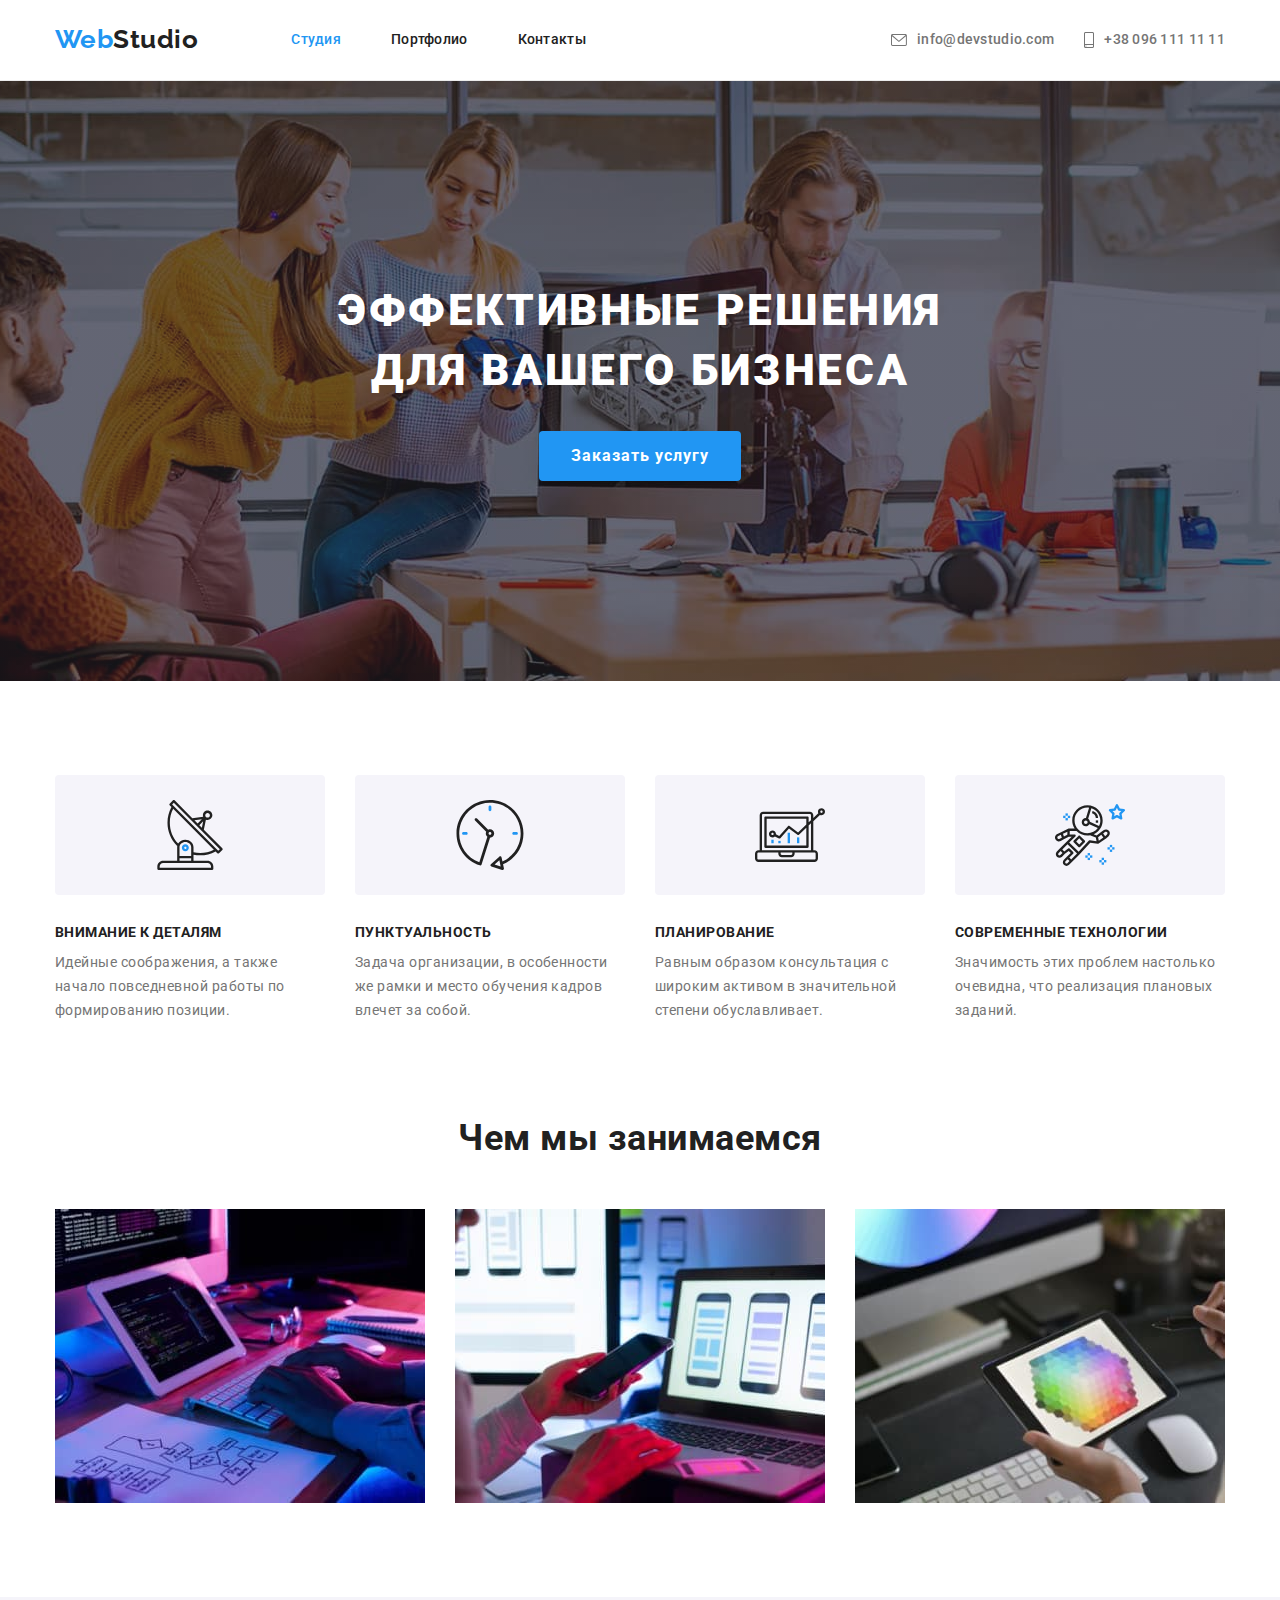
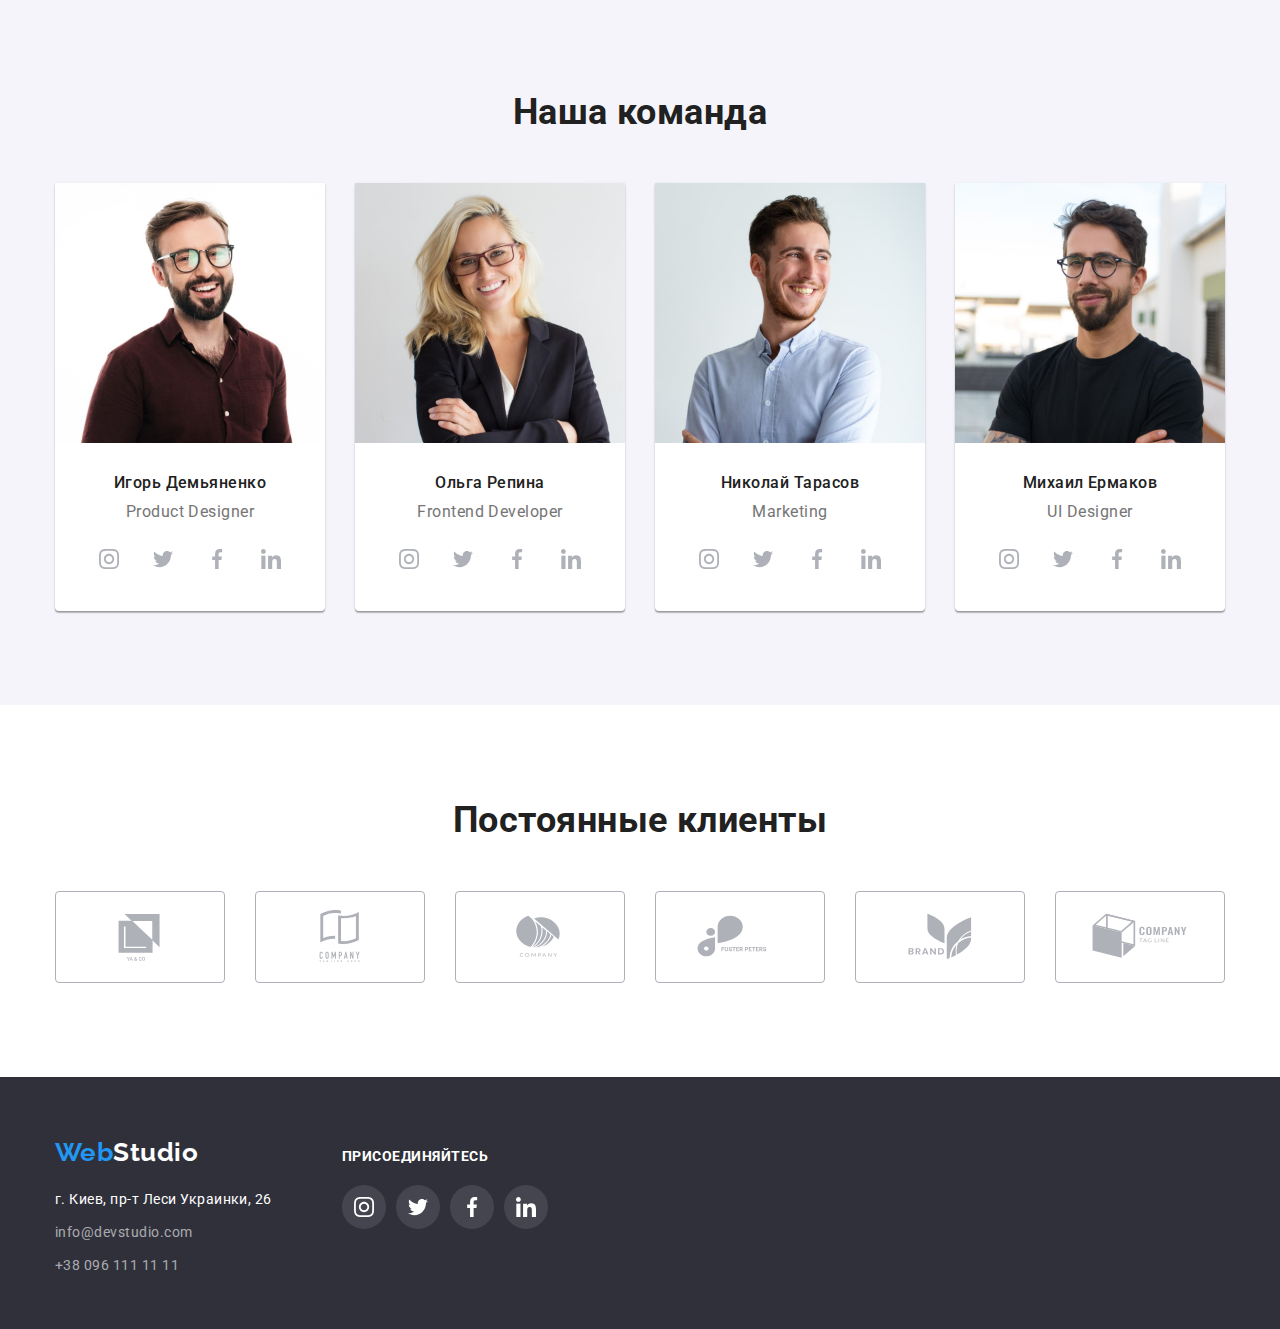
<file: index.html>
<!DOCTYPE html>
<html lang="ru">

<head>
    <meta charset="UTF-8" />
    <meta http-equiv="X-UA-Compatible" content="IE=edge" />
    <meta name="viewport" content="width=device-width, initial-scale=1.0" />
    <title>WebStudio</title>
    <link rel="preconnect" href="https://fonts.googleapis.com" />
    <link rel="preconnect" href="https://fonts.gstatic.com" crossorigin />
    <link
        href="https://fonts.googleapis.com/css2?family=Raleway:wght@700&family=Roboto:wght@400;500;700;900&display=swap"
        rel="stylesheet" />
    <link rel="stylesheet" href="./css/modern-normalize.css" />
    <link rel="stylesheet" href="./css/styles.css" />
</head>

<body>
    <!-- верхняя строка -->
    <header class="header-border">
        <div class="flex-nav container">
            <nav class="flex-nav">
                <a href="./index.html" lang="en" class="header-logo link">Web<span class="logo-accent">Studio</span>
                </a>
                <ul class="flex-nav-menu list">
                    <li class="nav-menu-item">
                        <a href="./index.html" class="link site-nav-text current">Студия</a>
                    </li>
                    <li class="nav-menu-item">
                        <a href="./portfolio.html" class="link site-nav-text">Портфолио</a>
                    </li>
                    <li class="nav-menu-item"><a href="" class="link site-nav-text">Контакты</a></li>
                </ul>
            </nav>

            <ul class="flex-nav-contact list">
                <li class="nav-contact-item">
                    <a href="mailto:info@devstudio.com" class="link site-contact">
                        <svg class="nav-icons" width="16" height="12">
                            <use href="./images/icons.svg#icon-mail"></use>
                        </svg>
                        info@devstudio.com
                    </a>
                </li>
                <li class="nav-contact-item">
                    <a href="tel:+380961111111" class="link site-contact">
                        <svg class="nav-icons" width="10" height="16">
                            <use href="./images/icons.svg#icon-smartphone"></use>
                        </svg>
                        +38 096 111 11 11</a>
                </li>
            </ul>
        </div>
    </header>

    <main>
        <!-- section Hero -->
        <section class="hero section">
            <div class="container">
                <h1 class="hero-title">
                    Эффективные решения <br />
                    для вашего бизнеса
                </h1>
                <button type="button" class="hero-button pointer">Заказать услугу</button>
            </div>
        </section>

        <!-- section advantages -->
        <section class="advantages section">
            <div class="container">
                <h2 class="visually-hidden">Наша концепция</h2>
                <ul class="advantages-list list">
                    <li class="advantages-item">
                        <div class="advantages-box">
                            <svg class="advantages-icons">
                                <use href="./images/icons.svg#icon-antenna"></use>
                            </svg>
                        </div>
                        <h3 class="advantages-title">Внимание к деталям</h3>
                        <p class="advantages-text">
                            Идейные соображения, а также начало повседневной работы по формированию позиции.
                        </p>
                    </li>
                    <li class="advantages-item">
                        <div class="advantages-box">
                            <svg class="advantages-icons">
                                <use href="./images/icons.svg#icon-clock"></use>
                            </svg>
                        </div>
                        <h3 class="advantages-title">Пунктуальность</h3>
                        <p class="advantages-text">
                            Задача организации, в особенности же рамки и место обучения кадров влечет за собой.
                        </p>
                    </li>
                    <li class="advantages-item">
                        <div class="advantages-box">
                            <svg class="advantages-icons">
                                <use href="./images/icons.svg#icon-diagram"></use>
                            </svg>
                        </div>
                        <h3 class="advantages-title">Планирование</h3>
                        <p class="advantages-text">
                            Равным образом консультация с широким активом в значительной степени обуславливает.
                        </p>
                    </li>
                    <li class="advantages-item">
                        <div class="advantages-box">
                            <svg class="advantages-icons">
                                <use href="./images/icons.svg#icon-astronaut"></use>
                            </svg>
                        </div>
                        <h3 class="advantages-title">Современные технологии</h3>
                        <p class="advantages-text">
                            Значимость этих проблем настолько очевидна, что реализация плановых заданий.
                        </p>
                    </li>
                </ul>
            </div>
        </section>

        <!-- section what we do -->
        <section class="wedo section">
            <div class="container">
                <h2 class="title">Чем мы занимаемся</h2>
                <ul class="wedo-list list">
                    <li class="wedo-item">
                        <img src="./images/box1.jpg" alt="печатает на клавиатуре" width="370" />
                    </li>
                    <li class="wedo-item">
                        <img src="./images/box2.jpg" alt="пульт в руках" width="370" />
                    </li>
                    <li class="wedo-item">
                        <img src="./images/box3.jpg" alt="планшет" width="370" />
                    </li>
                </ul>
            </div>
        </section>

        <!-- section team -->
        <section class="team section">
            <div class="container">
                <h2 class="title">Наша команда</h2>
                <ul class="team-items list">
                    <li class="team-item">
                        <img src="./images/img1.jpg" alt="Первый член команды" width="270" />
                        <div class="team-item-text">
                            <h3 class="team-item-title">Игорь Демьяненко</h3>
                            <p class="team-item-role" lang="en">Product Designer</p>
                            <ul class="team-social-list">
                                <li class="list team-social">
                                    <a class="team-social-link link" href="">
                                        <svg class="team-icon" width="20" height="20">
                                            <use href="./images/icons.svg#icon-instagram"></use>
                                        </svg>
                                    </a>
                                </li>
                                <li class="list team-social">
                                    <a class="team-social-link link" href="">
                                        <svg class="team-icon" width="20" height="20">
                                            <use href="./images/icons.svg#icon-twitter"></use>
                                        </svg>
                                    </a>
                                </li>
                                <li class="list team-social">
                                    <a class="team-social-link link" href="">
                                        <svg class="team-icon" width="20" height="20">
                                            <use href="./images/icons.svg#icon-facebook"></use>
                                        </svg>
                                    </a>
                                </li>
                                <li class="list team-social">
                                    <a class="team-social-link link" href="">
                                        <svg class="team-icon" width="20" height="20">
                                            <use href="./images/icons.svg#icon-linkedin"></use>
                                        </svg>
                                    </a>
                                </li>
                            </ul>
                        </div>
                    </li>

                    <li class="team-item">
                        <img src="./images/img2.jpg" alt="Второй член команды" width="270" />
                        <div class="team-item-text">
                            <h3 class="team-item-title">Ольга Репина</h3>
                            <p class="team-item-role" lang="en">Frontend Developer</p>
                            <ul class="team-social-list">
                                <li class="list team-social">
                                    <a class="team-social-link link" href="">
                                        <svg class="team-icon" width="20" height="20">
                                            <use href="./images/icons.svg#icon-instagram"></use>
                                        </svg>
                                    </a>
                                </li>
                                <li class="list team-social">
                                    <a class="team-social-link link" href="">
                                        <svg class="team-icon" width="20" height="20">
                                            <use href="./images/icons.svg#icon-twitter"></use>
                                        </svg>
                                    </a>
                                </li>
                                <li class="list team-social">
                                    <a class="team-social-link link" href="">
                                        <svg class="team-icon" width="20" height="20">
                                            <use href="./images/icons.svg#icon-facebook"></use>
                                        </svg>
                                    </a>
                                </li>
                                <li class="list team-social">
                                    <a class="team-social-link link" href="">
                                        <svg class="team-icon" width="20" height="20">
                                            <use href="./images/icons.svg#icon-linkedin"></use>
                                        </svg>
                                    </a>
                                </li>
                            </ul>
                        </div>
                    </li>

                    <li class="team-item">
                        <img src="./images/img3.jpg" alt="Третий член команды" width="270" />
                        <div class="team-item-text">
                            <h3 class="team-item-title">Николай Тарасов</h3>
                            <p class="team-item-role" lang="en">Marketing</p>
                            <ul class="team-social-list">
                                <li class="list team-social">
                                    <a class="team-social-link link" href="">
                                        <svg class="team-icon" width="20" height="20">
                                            <use href="./images/icons.svg#icon-instagram"></use>
                                        </svg>
                                    </a>
                                </li>
                                <li class="list team-social">
                                    <a class="team-social-link link" href="">
                                        <svg class="team-icon" width="20" height="20">
                                            <use href="./images/icons.svg#icon-twitter"></use>
                                        </svg>
                                    </a>
                                </li>
                                <li class="list team-social">
                                    <a class="team-social-link link" href="">
                                        <svg class="team-icon" width="20" height="20">
                                            <use href="./images/icons.svg#icon-facebook"></use>
                                        </svg>
                                    </a>
                                </li>
                                <li class="list team-social">
                                    <a class="team-social-link link" href="">
                                        <svg class="team-icon" width="20" height="20">
                                            <use href="./images/icons.svg#icon-linkedin"></use>
                                        </svg>
                                    </a>
                                </li>
                            </ul>
                        </div>
                    </li>
                    <li class="team-item">
                        <img src="./images/img4.jpg" alt="Четвертый член команды" width="270" />
                        <div class="team-item-text">
                            <h3 class="team-item-title">Михаил Ермаков</h3>
                            <p class="team-item-role" lang="en">UI Designer</p>
                            <ul class="team-social-list">
                                <li class="list team-social">
                                    <a class="team-social-link link" href="">
                                        <svg class="team-icon" width="20" height="20">
                                            <use href="./images/icons.svg#icon-instagram"></use>
                                        </svg>
                                    </a>
                                </li>
                                <li class="list team-social">
                                    <a class="team-social-link link" href="">
                                        <svg class="team-icon" width="20" height="20">
                                            <use href="./images/icons.svg#icon-twitter"></use>
                                        </svg>
                                    </a>
                                </li>
                                <li class="list team-social">
                                    <a class="team-social-link link" href="">
                                        <svg class="team-icon" width="20" height="20">
                                            <use href="./images/icons.svg#icon-facebook"></use>
                                        </svg>
                                    </a>
                                </li>
                                <li class="list team-social">
                                    <a class="team-social-link link" href="">
                                        <svg class="team-icon" width="20" height="20">
                                            <use href="./images/icons.svg#icon-linkedin"></use>
                                        </svg>
                                    </a>
                                </li>
                            </ul>
                        </div>
                    </li>
                </ul>
            </div>
        </section>

        <!-- section clients -->
        <section class="section">
            <div class="container">
                <h2 class="title clients-title">Постоянные клиенты</h2>
                <ul class="list clients-list">
                    <li class="clients-item">
                        <a class="clients-link" href="">
                            <svg class="clients-logo">
                                <use href="./images/icons.svg#icon-logo-1"></use>
                            </svg>
                        </a>
                    </li>
                    <li class="clients-item">
                        <a class="clients-link" href="">
                            <svg class="clients-logo">
                                <use href="./images/icons.svg#icon-logo-2"></use>
                            </svg>
                        </a>
                    </li>
                    <li class="clients-item">
                        <a class="clients-link" href="">
                            <svg class="clients-logo">
                                <use href="./images/icons.svg#icon-logo-3"></use>
                            </svg>
                        </a>
                    </li>
                    <li class="clients-item">
                        <a class="clients-link" href="">
                            <svg class="clients-logo">
                                <use href="./images/icons.svg#icon-logo-4"></use>
                            </svg>
                        </a>
                    </li>
                    <li class="clients-item">
                        <a class="clients-link" href="">
                            <svg class="clients-logo">
                                <use href="./images/icons.svg#icon-logo-5"></use>
                            </svg>
                        </a>
                    </li>
                    <li class="clients-item">
                        <a class="clients-link" href="">
                            <svg class="clients-logo">
                                <use href="./images/icons.svg#icon-logo-6"></use>
                            </svg>
                        </a>
                    </li>
                </ul>
            </div>
        </section>
    </main>

    <!-- section footer -->
    <footer class="footer">
        <div class="container footer-container">
            <div>
                <a href="./index.html" lang="en" class="footer-logo link">Web<span
                        class="logo-accent-footer">Studio</span>
                </a>
                <address>
                    <ul>
                        <li class="footer-map list footer-adress">г. Киев, пр-т Леси Украинки, 26</li>
                        <li class="list footer-adress">
                            <a href="mailto:info@devstudio.com" class="footer-contact link">info@devstudio.com</a>
                        </li>
                        <li class="list footer-adress">
                            <a href="tel:+380961111111" class="footer-contact link">+38 096 111 11 11</a>
                        </li>
                    </ul>
                </address>
            </div>

            <div class="footer-socials">
                <h3 class="footer-socials-title">присоединяйтесь</h3>
                <ul class="footer-socials-list list">
                    <li>
                        <a class="footer-socials-link link" href="">
                            <svg class="footer-icon" width="20" height="20">
                                <use href="./images/icons.svg#icon-instagram"></use>
                            </svg>
                        </a>
                    </li>
                    <li class="list footer-social">
                        <a class="footer-socials-link link" href="">
                            <svg class="footer-icon" width="20" height="20">
                                <use href="./images/icons.svg#icon-twitter"></use>
                            </svg>
                        </a>
                    </li>
                    <li class="list footer-social">
                        <a class="footer-socials-link link" href="">
                            <svg class="footer-icon" width="20" height="20">
                                <use href="./images/icons.svg#icon-facebook"></use>
                            </svg>
                        </a>
                    </li>
                    <li class="list footer-social">
                        <a class="footer-socials-link link" href="">
                            <svg class="footer-icon" width="20" height="20">
                                <use href="./images/icons.svg#icon-linkedin"></use>
                            </svg>
                        </a>
                    </li>
                </ul>
            </div>
        </div>
    </footer>
</body>

</html>
</file>
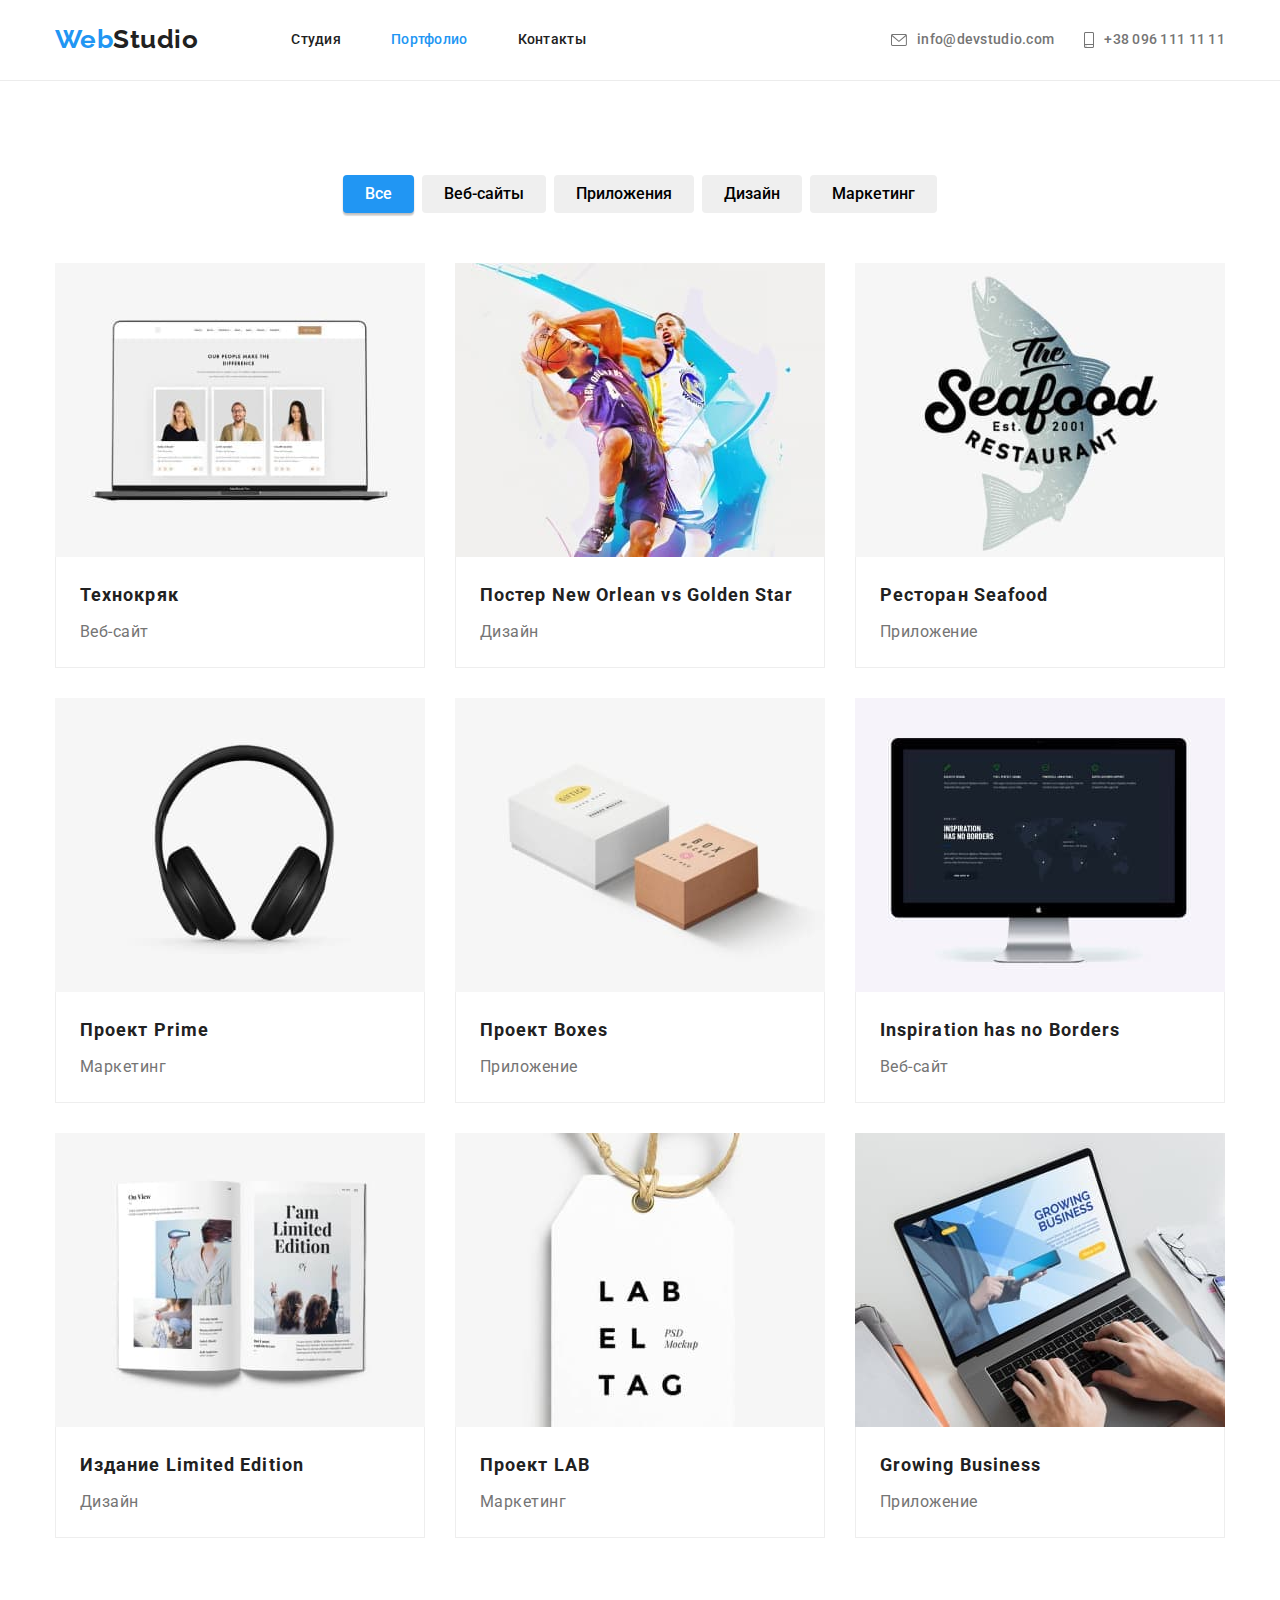
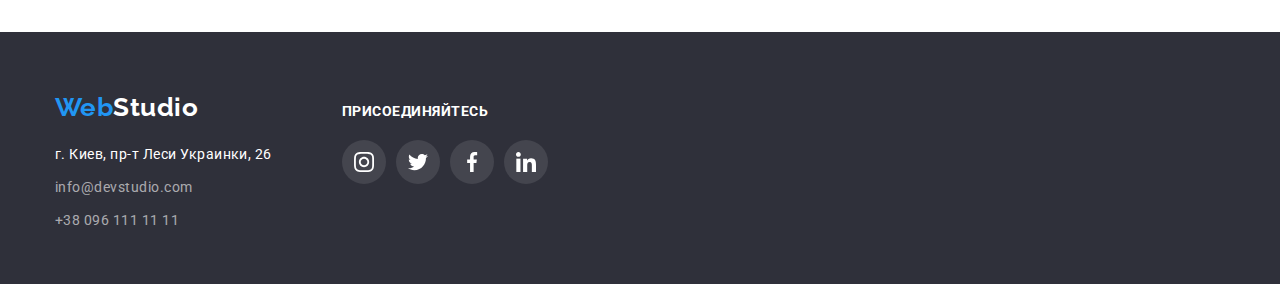
<file: portfolio.html>
<!DOCTYPE html>
<html lang="ru">

<head>
    <meta charset="UTF-8" />
    <meta http-equiv="X-UA-Compatible" content="IE=edge" />
    <meta name="viewport" content="width=device-width, initial-scale=1.0" />
    <title>WebStudio</title>
    <link rel="preconnect" href="https://fonts.googleapis.com" />
    <link rel="preconnect" href="https://fonts.gstatic.com" crossorigin />
    <link
        href="https://fonts.googleapis.com/css2?family=Raleway:wght@700&family=Roboto:wght@400;500;700;900&display=swap"
        rel="stylesheet" />
    <link rel="stylesheet" href="./css/modern-normalize.css" />
    <link rel="stylesheet" href="./css/styles.css" />
</head>

<body>
    <!-- верхняя строка -->
    <header class="header-border">
        <div class="flex-nav container">
            <nav class="flex-nav">
                <a href="./index.html" lang="en" class="header-logo link">Web<span class="logo-accent">Studio</span></a>
                <ul class="flex-nav-menu list">
                    <li class="nav-menu-item">
                        <a href="./index.html" class="link site-nav-text">Студия</a>
                    </li>
                    <li class="nav-menu-item">
                        <a href="./portfolio.html" class="link site-nav-text current">Портфолио</a>
                    </li>
                    <li class="nav-menu-item"><a href="" class="link site-nav-text">Контакты</a></li>
                </ul>
            </nav>

            <ul class="flex-nav-contact list">
                <li class="nav-contact-item">
                    <a href="mailto:info@devstudio.com" class="link site-contact">
                        <svg class="nav-icons" width="16" height="12">
                            <use href="./images/icons.svg#icon-mail"></use>
                        </svg>
                        info@devstudio.com</a>
                </li>
                <li class="nav-contact-item">
                    <a href="tel:+380961111111" class="link site-contact">
                        <svg class="nav-icons" width="10" height="16">
                            <use href="./images/icons.svg#icon-smartphone"></use>
                        </svg>
                        +38 096 111 11 11</a>
                </li>
            </ul>
        </div>
    </header>

    <main>
        <section class="portfolio-linl section">
            <div class="container">
                <h1 class="visually-hidden">Порфолио</h1>
                <div class="portfolio-nav">
                    <h2 class="visually-hidden">Виды наших работ</h2>
                    <ul class="portfolio-button list">
                        <li class="button-link"><button class="button-works button-current pointer">Все</button></li>
                        <li class="button-link"><button class="button-works pointer">Веб-сайты</button></li>
                        <li class="button-link"><button class="button-works pointer">Приложения</button></li>
                        <li class="button-link"><button class="button-works pointer">Дизайн</button></li>
                        <li class="button-link"><button class="button-works pointer">Маркетинг</button></li>
                    </ul>
                </div>

                <h2 class="visually-hidden">Примеры наших работ</h2>
                <ul class="portfolio-examples list">
                    <li class="portfolio-link">
                        <a href="" class="works-link link"><img src="./images/technocrats.jpg"
                                alt="прооект веб-сайта на макбук про" />
                            <div class="works-item-bottom">
                                <h3 class="portfolio-title">Технокряк</h3>
                                <p class="portfolio-text">Веб-сайт</p>
                            </div>
                        </a>
                    </li>

                    <li class="portfolio-link">
                        <a href="" class="works-link link"><img src="./images/poster.jpg"
                                alt="постера баскетбольной команды" width="370" />
                            <div class="works-item-bottom">
                                <h3 class="portfolio-title">
                                    Постер <span lang="en">New Orlean vs Golden Star</span>
                                </h3>
                                <p class="portfolio-text">Дизайн</p>
                            </div>
                        </a>
                    </li>

                    <li class="portfolio-link">
                        <a href="" class="works-link link"><img src="./images/seafood.jpg"
                                alt="логотип раесторана морких продуктов" width="370" />
                            <div class="works-item-bottom">
                                <h3 class="portfolio-title">Ресторан <span lang="en">Seafood</span></h3>
                                <p class="portfolio-text">Приложение</p>
                            </div>
                        </a>
                    </li>

                    <li class="portfolio-link">
                        <a href="" class="works-link link"><img src="./images/prime.jpg" alt="наушники" width="370" />
                            <div class="works-item-bottom">
                                <h3 class="portfolio-title">Проект <span lang="en">Prime</span></h3>
                                <p class="portfolio-text">Маркетинг</p>
                            </div>
                        </a>
                    </li>

                    <li class="portfolio-link">
                        <a href="" class="works-link link"><img src="./images/boxes.jpg" alt="две коробки"
                                width="370" />
                            <div class="works-item-bottom">
                                <h3 class="portfolio-title">Проект <span lang="en">Boxes</span></h3>
                                <p class="portfolio-text">Приложение</p>
                            </div>
                        </a>
                    </li>

                    <li class="portfolio-link">
                        <a href="" class="works-link link"><img src="./images/inspiration.jpg"
                                alt="проект Веб-сайта на и-мак" width="370" />
                            <div class="works-item-bottom">
                                <h3 lang="en" class="portfolio-title">Inspiration has no Borders</h3>
                                <p class="portfolio-text">Веб-сайт</p>
                            </div>
                        </a>
                    </li>

                    <li class="portfolio-link">
                        <a href="" class="works-link link"><img src="./images/publication.jpg"
                                alt="журнал лимитед эдишн" width="370" />
                            <div class="works-item-bottom">
                                <h3 class="portfolio-title">Издание <span lang="en">Limited Edition</span></h3>
                                <p class="portfolio-text">Дизайн</p>
                            </div>
                        </a>
                    </li>

                    <li class="portfolio-link">
                        <a href="" class="works-link link"><img src="./images/lab.jpg" alt="ярлык лаб эль таг"
                                width="370" />
                            <div class="works-item-bottom">
                                <h3 class="portfolio-title">Проект <span lang="en">LAB</span></h3>
                                <p class="portfolio-text">Маркетинг</p>
                            </div>
                        </a>
                    </li>

                    <li class="portfolio-link">
                        <a href="" class="works-link link"><img src="./images/growing.jpg" alt="печатает на клавиатуре"
                                width="370" />
                            <div class="works-item-bottom">
                                <h3 lang="en" class="portfolio-title">Growing Business</h3>
                                <p class="portfolio-text">Приложение</p>
                            </div>
                        </a>
                    </li>
                </ul>
            </div>
        </section>
    </main>

    <!-- section footer -->
    <footer class="footer">
        <div class="container footer-container">
            <div>
                <a href="./index.html" lang="en" class="footer-logo link">Web<span
                        class="logo-accent-footer">Studio</span>
                </a>
                <address>
                    <ul>
                        <li class="footer-map list footer-adress">г. Киев, пр-т Леси Украинки, 26</li>
                        <li class="list footer-adress">
                            <a href="mailto:info@devstudio.com" class="footer-contact link">info@devstudio.com</a>
                        </li>
                        <li class="list footer-adress">
                            <a href="tel:+380961111111" class="footer-contact link">+38 096 111 11 11</a>
                        </li>
                    </ul>
                </address>
            </div>

            <div class="footer-socials">
                <h3 class="footer-socials-title">присоединяйтесь</h3>
                <ul class="footer-socials-list list">
                    <li>
                        <a class="footer-socials-link link" href="">
                            <svg class="footer-icon" width="20" height="20">
                                <use href="./images/icons.svg#icon-instagram"></use>
                            </svg>
                        </a>
                    </li>
                    <li class="list footer-social">
                        <a class="footer-socials-link link" href="">
                            <svg class="footer-icon" width="20" height="20">
                                <use href="./images/icons.svg#icon-twitter"></use>
                            </svg>
                        </a>
                    </li>
                    <li class="list footer-social">
                        <a class="footer-socials-link link" href="">
                            <svg class="footer-icon" width="20" height="20">
                                <use href="./images/icons.svg#icon-facebook"></use>
                            </svg>
                        </a>
                    </li>
                    <li class="list footer-social">
                        <a class="footer-socials-link link" href="">
                            <svg class="footer-icon" width="20" height="20">
                                <use href="./images/icons.svg#icon-linkedin"></use>
                            </svg>
                        </a>
                    </li>
                </ul>
            </div>
        </div>
    </footer>
</body>

</html>
</file>
<file: css/styles.css>
:root {
    --title-text-color: #212121;
    --primary-text-color: #757575;
    --primary-white-color: #ffffff;
    --accent-color: #2196f3;
    --accent-color-hover: #188ce8;
    --team-bg-color: #f5f4fa;
    --footer-bg-color: #2f303a;
    --temporary-bg-color: #2f303a;
    --button-bg-color: #f5f4fa;
    --card-set-gap: 30px;
    --social-links: #afb1b8;
}

body {
    font-family: Roboto, sans-serif;
    letter-spacing: 0.03em;
    color: var(--title-text-color);
    background-color: var(--primary-white-color);
}


/* ---------------------Утиилиты--------------------- */

h1,
h2,
h3,
h4,
h5,
h6,
p,
ul {
    margin: 0;
    padding: 0;
}

img {
    display: block;
    max-width: 100%;
    height: auto;
}

.list {
    padding: 0;
    margin: 0;
    list-style: none;
}

.title {
    font-weight: 700;
    font-size: 36px;
    line-height: 1.17;
    text-align: center;
}

.link {
    text-decoration: none;
}

.visually-hidden {
    position: absolute;
    width: 1px;
    height: 1px;
    margin: -1px;
    border: 0;
    padding: 0;
    white-space: nowrap;
    clip-path: inset(100%);
    clip: rect(0 0 0 0);
    overflow: hidden;
}


/* --------------------- Section--------------------- */

.section {
    padding-top: 94px;
    padding-bottom: 94px;
}

.container {
    margin: 0 auto;
    width: 1200px;
    padding-left: 15px;
    padding-right: 15px;
}


/* --------------------- Header]--------------------- */

.header-border {
    border-bottom: 1px solid #ececec;
}

.flex-nav {
    display: flex;
    align-items: center;
}

.flex-nav-menu {
    display: flex;
    margin-left: 93px;
}

.flex-nav-contact {
    display: flex;
    align-items: center;
    margin-left: auto;
}

.nav-menu-item:not(:first-child) {
    margin-left: 50px;
}

.nav-contact-item:not(:first-child) {
    margin-left: var(--card-set-gap);
}

.header-logo {
    padding-top: 24px;
    padding-bottom: 25px;
    font-family: 'Raleway', sans-serif;
    font-size: 26px;
    font-weight: 700;
    line-height: 1.19;
    color: var(--accent-color);
}

.logo-accent {
    color: var(--title-text-color);
}

.logo-accent:hover,
.logo-accent:focus {
    color: var(--accent-color);
}

.site-nav-text {
    padding: 32px 0;
    font-weight: 500;
    font-size: 14px;
    line-height: 1.14;
    letter-spacing: 0.02em;
    color: var(--title-text-color);
    display: block;
}

.site-nav-text:hover,
.site-nav-text:focus {
    color: var(--accent-color);
}

.nav-icons {
    margin-right: 10px;
    fill: currentColor;
}

.site-contact {
    padding: 32px 0;
    font-size: 14px;
    font-weight: 500;
    line-height: 1.14;
    letter-spacing: 0.02em;
    color: var(--primary-text-color);
    display: flex;
    align-items: center;
}

.site-contact:hover,
.site-contact:focus,
.current {
    color: var(--accent-color);
}


/* ---------------------  Hero--------------------- */

.hero {
    padding-top: 200px;
    padding-bottom: 200px;
    background-color: var(--temporary-bg-color);
    max-width: 1600px;
    height: 600px;
    margin-left: auto;
    margin-right: auto;
    background-image: linear-gradient(rgba(47, 48, 58, 0.4), rgba(47, 48, 58, 0.4)), url(../images/hero.jpg);
    background-repeat: no-repeat;
    background-position: center;
    background-size: cover;
    background-color: var(--temporary-bg-color);
}

.hero-title {
    margin-bottom: var(--card-set-gap);
    color: var(--primary-white-color);
    font-weight: 900;
    font-size: 44px;
    line-height: 1.36;
    text-align: center;
    letter-spacing: 0.06em;
    text-transform: uppercase;
}


/* --------------------- button--------------------- */

.pointer {
    cursor: pointer;
}

.hero-button {
    display: block;
    margin-left: auto;
    margin-right: auto;
    padding: 10px 32px;
    font-family: Roboto, sans-serif;
    font-weight: 700;
    font-size: 16px;
    line-height: 1.87;
    letter-spacing: 0.06em;
    color: var(--primary-white-color);
    background-color: var(--accent-color);
    border: none;
    border-radius: 4px;
    box-shadow: 0px 4px 4px rgba(0, 0, 0, 0.15);
}

.hero-button:hover,
.hero-button:focus {
    background-color: var(--accent-color-hover);
}


/* --------------------- advantages---------------------*/

.advantages-box {
    margin-bottom: var(--card-set-gap);
    width: 270px;
    height: 120px;
    display: flex;
    justify-content: center;
    align-items: center;
    background-color: var(--team-bg-color);
    border-radius: 4px;
}

.advantages-icons {
    width: 70px;
    height: 70px;
}

.advantages-list {
    display: flex;
}

.advantages-item {
    width: 270px;
}

.advantages-item:not(:last-child) {
    margin-right: var(--card-set-gap);
}

.advantages-title {
    margin-bottom: 10px;
    font-weight: 700;
    font-size: 14px;
    line-height: 1.14;
    text-transform: uppercase;
}

.advantages-text {
    font-size: 14px;
    line-height: 1.71;
    color: var(--primary-text-color);
}


/* --------------------- wedo--------------------- */

.wedo {
    padding-top: 0;
}

.wedo-list {
    display: flex;
}

.wedo-item:not(:last-child) {
    margin-right: var(--card-set-gap);
}

.wedo .title {
    padding-bottom: 50px;
}


/* team */

.team {
    background-color: var(--team-bg-color);
}

.team .title {
    padding-bottom: 50px;
}

.team-items {
    display: flex;
}

.team-item {
    width: 270px;
    min-height: 368px;
    background-color: var(--primary-white-color);
    box-shadow: 0px 1px 3px rgba(0, 0, 0, 0.12), 0px 1px 1px rgba(0, 0, 0, 0.14), 0px 2px 1px rgba(0, 0, 0, 0.2);
    border-radius: 0px 0px 4px 4px;
}

.team-item:not(:last-child) {
    margin-right: var(--card-set-gap);
}

.team-item-text {
    padding: 30px 32px;
    margin-left: auto;
    margin-right: auto;
}

.team-item-title {
    margin-top: 0;
    margin-bottom: 10px;
    font-weight: 500;
    font-size: 16px;
    line-height: 1.19;
    text-align: center;
}

.team-item-role {
    margin-bottom: 16px;
    font-size: 16px;
    line-height: 1.19;
    color: var(--primary-text-color);
    text-align: center;
}

.team-social-list {
    display: flex;
    justify-content: space-between;
}

.team-social-link {
    display: block;
    border-radius: 50%;
    width: 44px;
    height: 44px;
    display: flex;
    align-items: center;
    justify-content: center;
    background-color: transparent;
    color: var(--social-links);
}

.team-social-link:hover,
.team-social-link:focus {
    color: var(--primary-white-color);
    background-color: var(--accent-color);
}

.team-icon {
    fill: currentColor;
}


/* --------------------- clients--------------------- */

.clients-title {
    margin-top: 0;
    margin-bottom: 50px;
}

.clients-list {
    display: flex;
    align-items: center;
    justify-content: space-between;
}

.clients-link {
    width: 170px;
    height: 92px;
    display: flex;
    align-items: center;
    justify-content: center;
    border: 1px solid var(--social-links);
    border-radius: 4px;
    color: var(--social-links);
}

.clients-link:hover,
.clients-link:focus {
    color: var(--accent-color);
    border-color: var(--accent-color);
}

.clients-logo {
    width: 186px;
    height: 60px;
    fill: currentColor;
}


/* ---------------------footer--------------------- */

.footer-logo {
    display: block;
    margin-bottom: 20px;
    font-family: Raleway;
    font-size: 26px;
    font-weight: 700;
    line-height: 1.19;
    color: var(--accent-color);
}

.logo-accent-footer {
    color: var(--primary-white-color);
}

.logo-accent-footer:hover {
    color: var(--accent-color);
}

.footer {
    padding-top: 60px;
    padding-bottom: 60px;
    background-color: var(--footer-bg-color);
    height: 252px; 
}

.footer-map {
    font-size: 14px;
    line-height: 1.71;
    font-style: normal;
    color: var(--primary-white-color);
}

.footer-adress:not(:last-child) {
    margin-bottom: 9px;
}

.footer-contact {
    font-size: 14px;
    line-height: 1.71;
    font-style: normal;
    color: rgba(255, 255, 255, 0.6);
}

.footer-map:hover,
.footer-map:focus,
.footer-contact:hover,
.footer-contact:focus {
    color: var(--accent-color);
}

.footer-container {
    display: flex;
    align-items: baseline;
}

.footer-socials {
    width: 206px;
    height: 80px;
    margin-left: 70px;
}

.footer-socials-list {
    display: flex;
    justify-content: space-between;
    align-items: center;
}

.footer-socials-title {
    font-weight: 700;
    font-size: 14px;
    line-height: 1.14;
    margin-bottom: 20px;
    color: var(--primary-white-color);
    text-transform: uppercase;
}

.footer-socials-link {
    display: block;
    border-radius: 50%;
	width: 44px;
	height: 44px;

    display: flex;
	justify-content: center;
    align-items: center;

    background-color: rgba(255, 255, 255, 0.1);
	fill: var(--primary-white-color);
}

.footer-socials-link:hover,
.footer-socials-link:focus {
	background-color: var(--accent-color);
}


/* --------------------- Портфолищ--------------------- */

.portfolio-button {
    display: flex;
    justify-content: center;
    height: 54px;
    margin-bottom: 34px;
}

.button-link:not(:last-child) {
    margin-right: 8px;
}

.button-works {
    padding: 6px 22px;
    font-family: Roboto, sans-serif;
    font-weight: 500;
    font-size: 16px;
    line-height: 1.62;
    border: none;
    border-radius: 4px;
}

.button-works:hover,
.button-works:focus {
    color: var(--primary-white-color);
    background-color: var(--accent-color-hover);
}

.button-current {
    color: var(--primary-white-color);
    background-color: var(--accent-color);
    box-shadow: 0px 3px 1px rgb(0 0 0 / 10%), 0px 1px 2px rgb(0 0 0 / 8%), 0px 2px 2px rgb(0 0 0 / 12%);
}


/* ---------------------оформление списка работ--------------------- */

.works-item-bottom {
    padding: 20px 24px;
    border-right: 1px solid #eeeeee;
    border-bottom: 1px solid #eeeeee;
    border-left: 1px solid #eeeeee;
}

.portfolio-title {
    font-weight: 700;
    font-size: 18px;
    line-height: 2;
    letter-spacing: 0.06em;
    margin: 0;
    margin-bottom: 4px;
    color: var(--title-text-color);
}

.portfolio-text {
    font-size: 16px;
    line-height: 1.87;
    color: var(--primary-text-color);
}

.portfolio-examples {
    display: flex;
    flex-wrap: wrap;
    margin-right: calc(-1 * var(--card-set-gap));
    margin-bottom: calc(-1 * var(--card-set-gap));
}

.portfolio-link {
    /* flex-basis: calc(100% / 3 - var(--card-set-gap)); */
    margin-right: var(--card-set-gap);
    margin-bottom: var(--card-set-gap);
}

.works-link {
    display: block;
	width: 100%;
	height: 100%;

	transition: box-shadow;
}

.works-link:hover, .works-link:focus {
    box-shadow: 0px 1px 1px rgba(0, 0, 0, 0.12), 0px 4px 4px rgba(0, 0, 0, 0.06), 1px 4px 6px rgba(0, 0, 0, 0.16);
}
</file>
